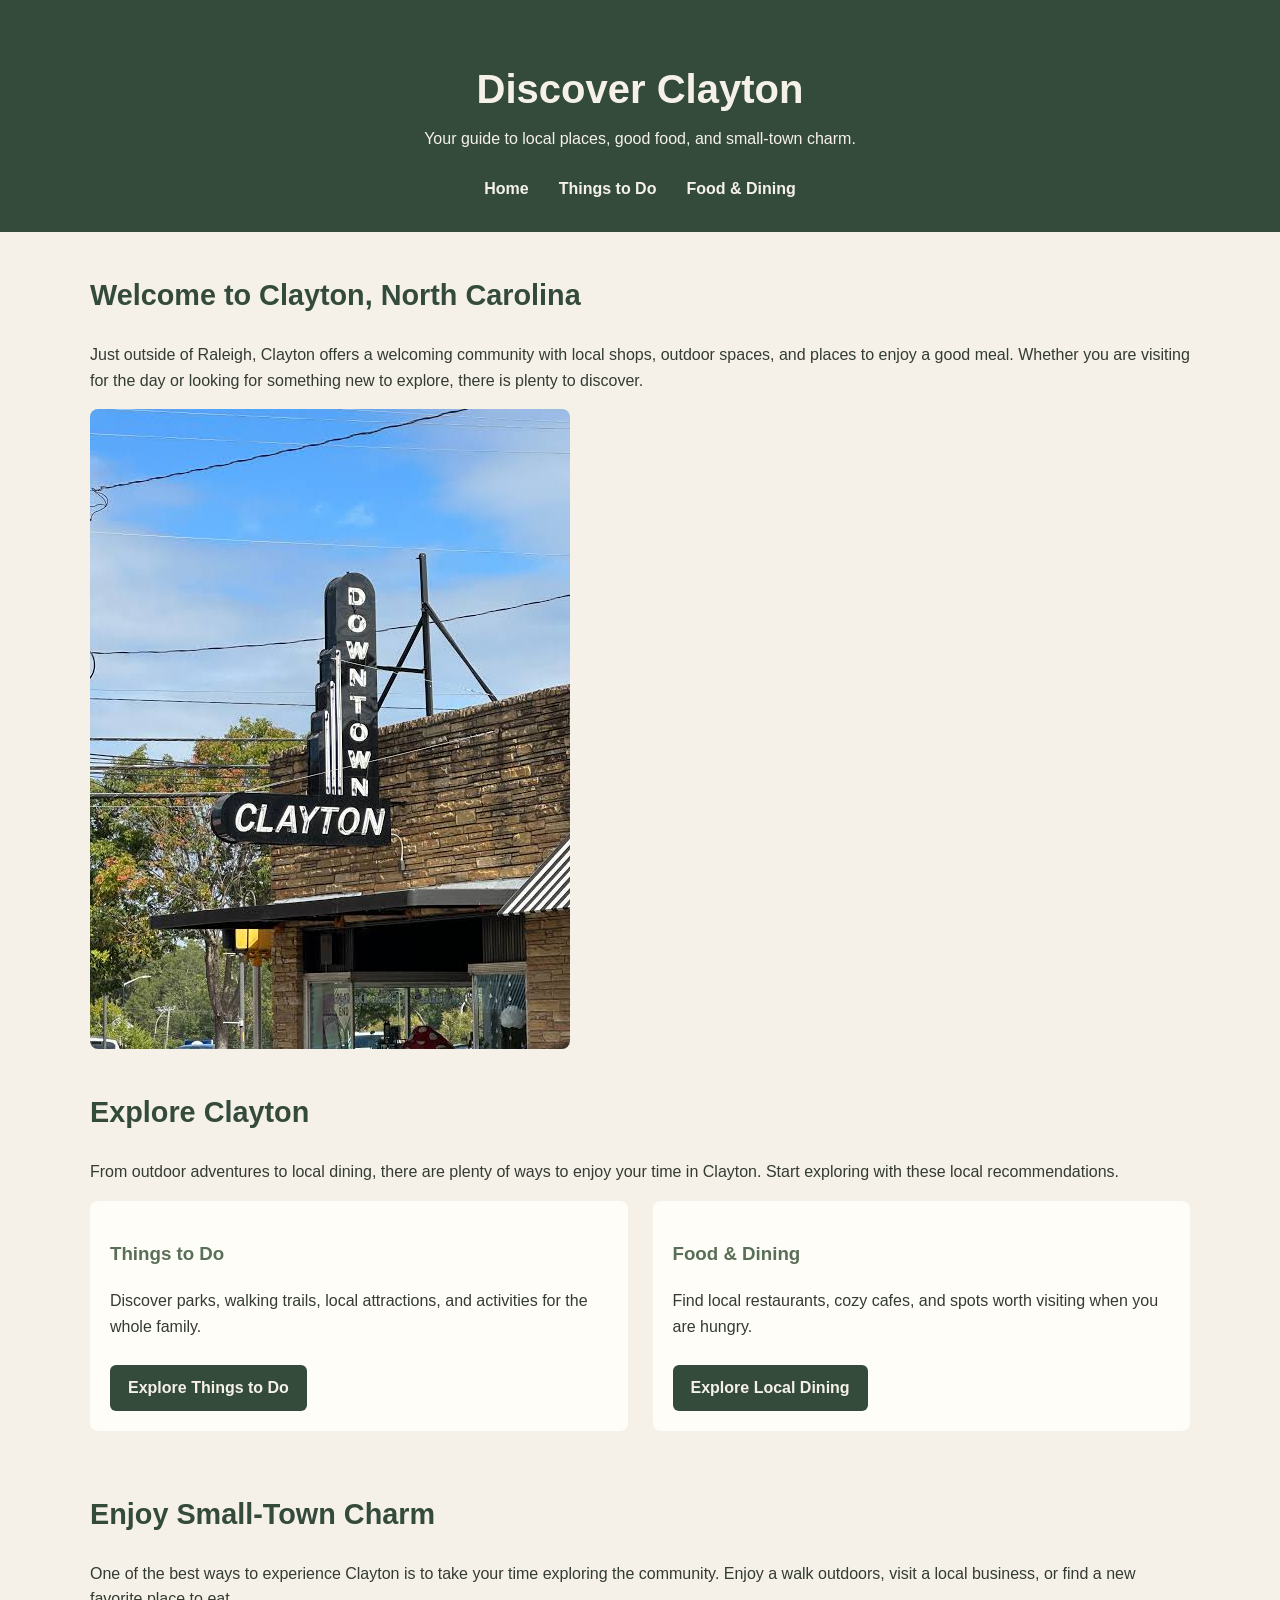
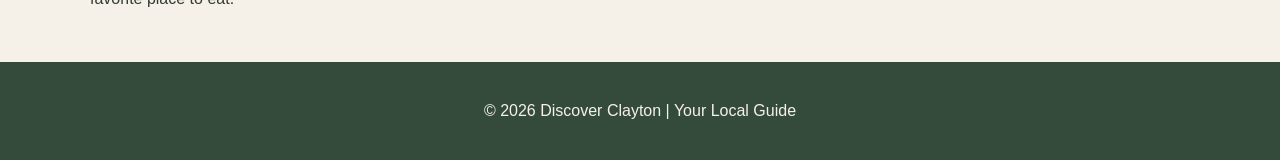
<file: index.html>
<!DOCTYPE html>
<html lang="en">

<head>
    <meta charset="UTF-8">
    <meta name="viewport" content="width=device-width, initial-scale=1.0">
    <title>Discover Clayton | Your Local Guide</title>
    <link rel="stylesheet" href="css/style.css">
</head>

<body>

    <header>
        <h1>Discover Clayton</h1>
        <p>Your guide to local places, good food, and small-town charm.</p>

        <nav>
            <ul>
                <li><a href="index.html">Home</a></li>
                <li><a href="things-to-do.html">Things to Do</a></li>
                <li><a href="dining.html">Food & Dining</a></li>
            </ul>
        </nav>
    </header>

    <main>

        <section>
            <h2>Welcome to Clayton, North Carolina</h2>

            <p>
                Just outside of Raleigh, Clayton offers a welcoming
                community with local shops, outdoor spaces, and places
                to enjoy a good meal. Whether you are visiting for the
                day or looking for something new to explore, there is
                plenty to discover.
            </p>

            <img src="images/downtown-clayton-image.jpg"
                 alt="Downtown Clayton, North Carolina">
        </section>

        <section>
            <h2>Explore Clayton</h2>

            <p>
                From outdoor adventures to local dining, there are
                plenty of ways to enjoy your time in Clayton.
                Start exploring with these local recommendations.
            </p>

            <div class="feature-container">

                <article>
                    <h3>Things to Do</h3>

                    <p>
                        Discover parks, walking trails, local attractions,
                        and activities for the whole family.
                    </p>

                    <a href="things-to-do.html">Explore Things to Do</a>
                </article>

                <article>
                    <h3>Food & Dining</h3>

                    <p>
                        Find local restaurants, cozy cafes, and spots
                        worth visiting when you are hungry.
                    </p>

                    <a href="dining.html">Explore Local Dining</a>
                </article>

            </div>
        </section>

        <section>
            <h2>Enjoy Small-Town Charm</h2>

            <p>
                One of the best ways to experience Clayton is to take
                your time exploring the community. Enjoy a walk outdoors,
                visit a local business, or find a new favorite place
                to eat.
            </p>
        </section>

    </main>

    <footer>
        <p>&copy; 2026 Discover Clayton | Your Local Guide</p>
    </footer>

</body>
</html>
</file>
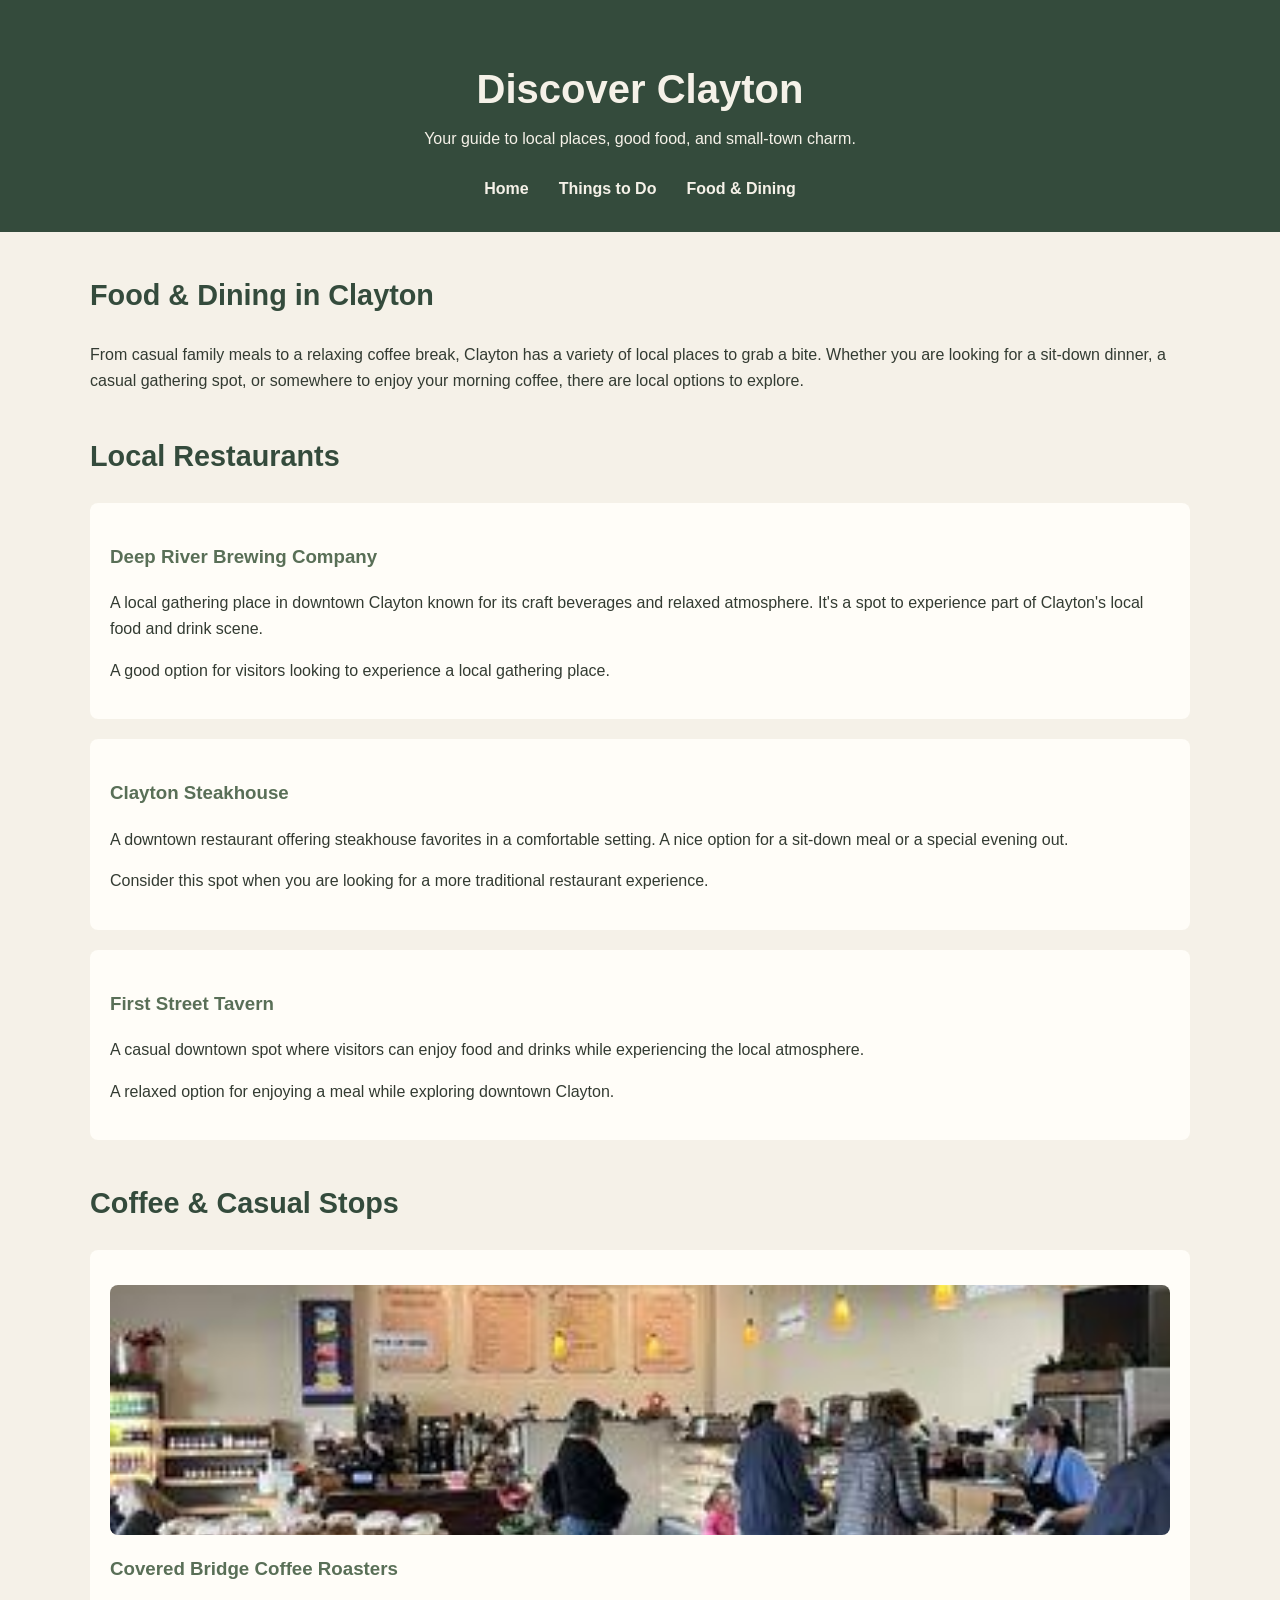
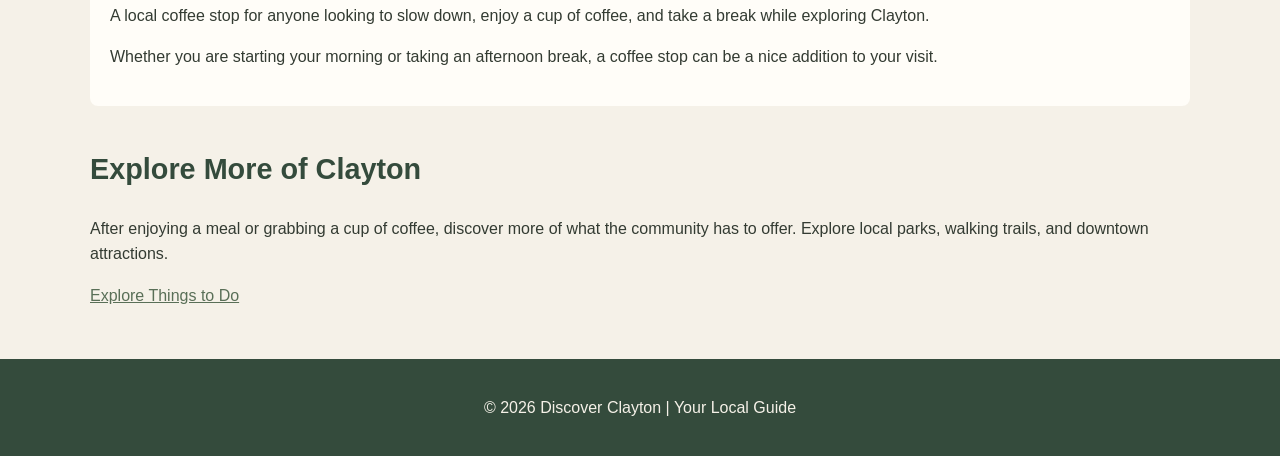
<file: dining.html>
<!DOCTYPE html>
<html lang="en">

<head>
    <meta charset="UTF-8">
    <meta name="viewport" content="width=device-width, initial-scale=1.0">
    <title>Food & Dining | Discover Clayton</title>
    <link rel="stylesheet" href="css/style.css">
</head>

<body>

    <header>
        <h1>Discover Clayton</h1>
        <p>Your guide to local places, good food, and small-town charm.</p>

        <nav>
            <ul>
                <li><a href="index.html">Home</a></li>
                <li><a href="things-to-do.html">Things to Do</a></li>
                <li><a href="dining.html">Food & Dining</a></li>
            </ul>
        </nav>
    </header>

    <main>

        <section>
            <h2>Food & Dining in Clayton</h2>

            <p>
                From casual family meals to a relaxing coffee break,
                Clayton has a variety of local places to grab a bite.
                Whether you are looking for a sit-down dinner,
                a casual gathering spot, or somewhere to enjoy
                your morning coffee, there are local options to explore.
            </p>
        </section>

        <section>
            <h2>Local Restaurants</h2>

            <article>
                <h3>Deep River Brewing Company</h3>

                <p>
                    A local gathering place in downtown Clayton known
                    for its craft beverages and relaxed atmosphere.
                    It's a spot to experience part of Clayton's
                    local food and drink scene.
                </p>

                <p>
                    A good option for visitors looking to experience
                    a local gathering place.
                </p>
            </article>

            <article>
                <h3>Clayton Steakhouse</h3>

                <p>
                    A downtown restaurant offering steakhouse favorites
                    in a comfortable setting. A nice option for a
                    sit-down meal or a special evening out.
                </p>

                <p>
                    Consider this spot when you are looking for
                    a more traditional restaurant experience.
                </p>
            </article>

            <article>
                <h3>First Street Tavern</h3>

                <p>
                    A casual downtown spot where visitors can enjoy
                    food and drinks while experiencing the local
                    atmosphere.
                </p>

                <p>
                    A relaxed option for enjoying a meal while
                    exploring downtown Clayton.
                </p>
            </article>

        </section>

        <section>
            <h2>Coffee & Casual Stops</h2>

            <article>
                <img src="images/clayton-coffee-image.jpg"
                     alt="Coffee shop in Clayton, North Carolina">

                <h3>Covered Bridge Coffee Roasters</h3>

                <p>
                    A local coffee stop for anyone looking to slow down,
                    enjoy a cup of coffee, and take a break while
                    exploring Clayton.
                </p>

                <p>
                    Whether you are starting your morning or taking
                    an afternoon break, a coffee stop can be a nice
                    addition to your visit.
                </p>
            </article>

        </section>

        <section>
            <h2>Explore More of Clayton</h2>

            <p>
                After enjoying a meal or grabbing a cup of coffee,
                discover more of what the community has to offer.
                Explore local parks, walking trails, and downtown
                attractions.
            </p>

            <a href="things-to-do.html">Explore Things to Do</a>
        </section>

    </main>

    <footer>
        <p>&copy; 2026 Discover Clayton | Your Local Guide</p>
    </footer>

</body>
</html>
</file>
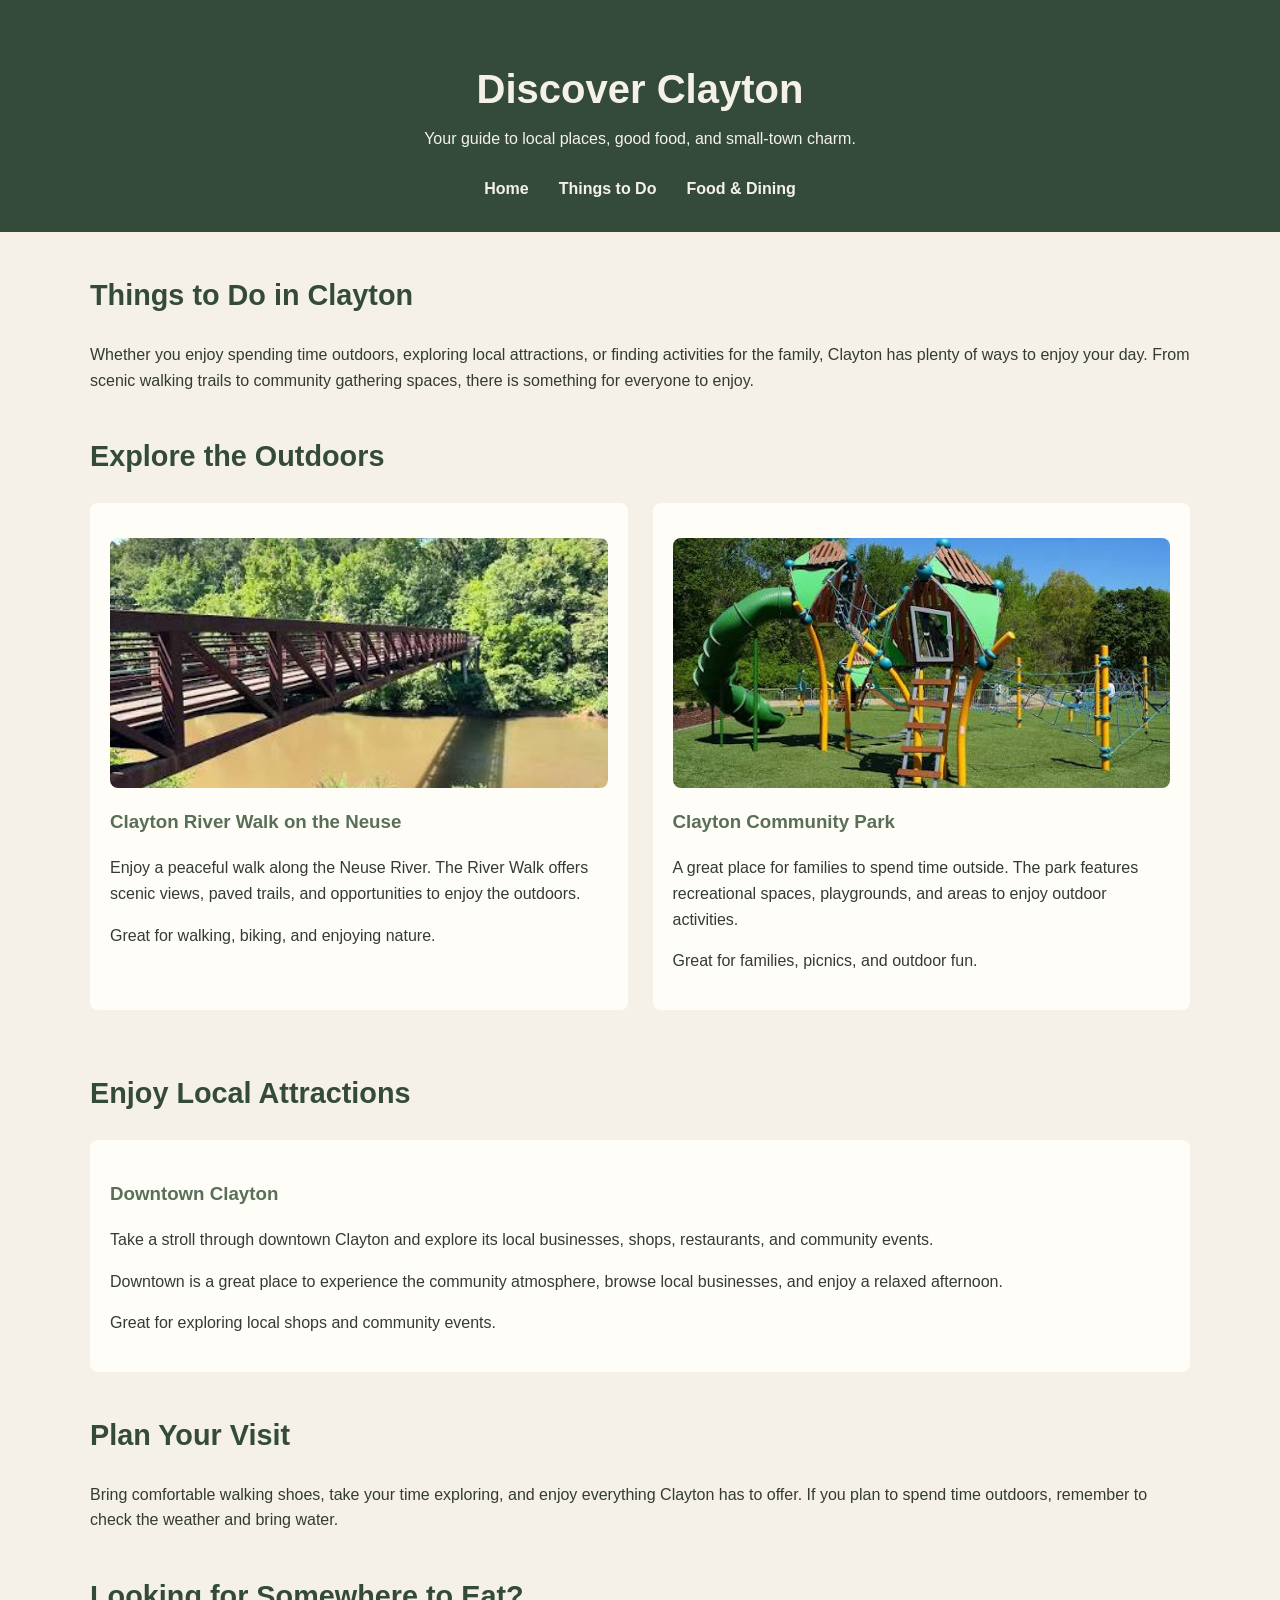
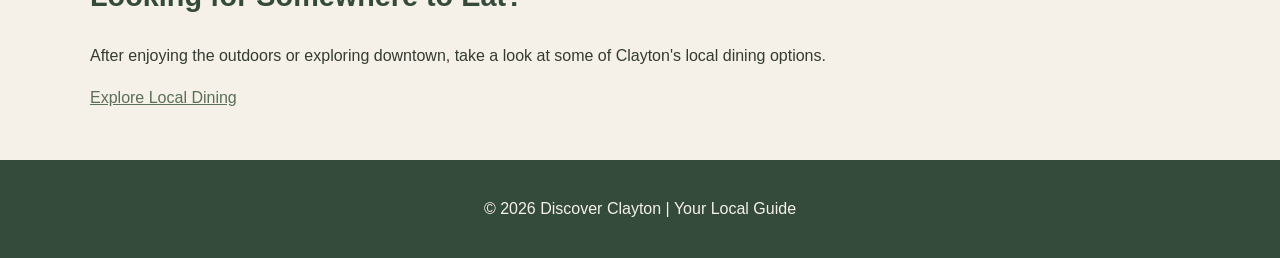
<file: things-to-do.html>
<!DOCTYPE html>
<html lang="en">

<head>
    <meta charset="UTF-8">
    <meta name="viewport" content="width=device-width, initial-scale=1.0">
    <title>Things to Do | Discover Clayton</title>
    <link rel="stylesheet" href="css/style.css">
</head>

<body>

    <header>
        <h1>Discover Clayton</h1>
        <p>Your guide to local places, good food, and small-town charm.</p>

        <nav>
            <ul>
                <li><a href="index.html">Home</a></li>
                <li><a href="things-to-do.html">Things to Do</a></li>
                <li><a href="dining.html">Food & Dining</a></li>
            </ul>
        </nav>
    </header>

    <main>

        <section>
            <h2>Things to Do in Clayton</h2>

            <p>
                Whether you enjoy spending time outdoors, exploring
                local attractions, or finding activities for the family,
                Clayton has plenty of ways to enjoy your day.
                From scenic walking trails to community gathering spaces,
                there is something for everyone to enjoy.
            </p>
        </section>

        <section>
            <h2>Explore the Outdoors</h2>

            <div class="feature-container">

                <article>
                    <img src="images/neuse-river-image.jpg"
                         alt="Scenic view of the Neuse River">

                    <h3>Clayton River Walk on the Neuse</h3>

                    <p>
                        Enjoy a peaceful walk along the Neuse River.
                        The River Walk offers scenic views, paved trails,
                        and opportunities to enjoy the outdoors.
                    </p>

                    <p>
                        Great for walking, biking, and enjoying nature.
                    </p>
                </article>

                <article>
                    <img src="images/community-park-image.jpg"
                         alt="Outdoor recreation area at Clayton Community Park">

                    <h3>Clayton Community Park</h3>

                    <p>
                        A great place for families to spend time outside.
                        The park features recreational spaces, playgrounds,
                        and areas to enjoy outdoor activities.
                    </p>

                    <p>
                        Great for families, picnics, and outdoor fun.
                    </p>
                </article>

            </div>
        </section>

        <section>
            <h2>Enjoy Local Attractions</h2>

            <article>
                <h3>Downtown Clayton</h3>

                <p>
                    Take a stroll through downtown Clayton and explore
                    its local businesses, shops, restaurants, and
                    community events.
                </p>

                <p>
                    Downtown is a great place to experience the
                    community atmosphere, browse local businesses,
                    and enjoy a relaxed afternoon.
                </p>

                <p>
                    Great for exploring local shops and community events.
                </p>
            </article>

        </section>

        <section>
            <h2>Plan Your Visit</h2>

            <p>
                Bring comfortable walking shoes, take your time
                exploring, and enjoy everything Clayton has to offer.
                If you plan to spend time outdoors, remember to
                check the weather and bring water.
            </p>
        </section>

        <section>
            <h2>Looking for Somewhere to Eat?</h2>

            <p>
                After enjoying the outdoors or exploring downtown,
                take a look at some of Clayton's local dining options.
            </p>

            <a href="dining.html">Explore Local Dining</a>
        </section>

    </main>

    <footer>
        <p>&copy; 2026 Discover Clayton | Your Local Guide</p>
    </footer>

</body>
</html>
</file>
<file: css/style.css>
/* CSS Custom Properties - Chapter 10 */

:root {
    --forest-green: #344b3c;
    --cream: #f5f1e8;
    --sage: #596f57;
    --warm-brown: #8b5d3e;
    --card-background: #fffdf8;
    --dark-text: #333b32;
}

/* General Page Styling */

* {
    box-sizing: border-box;
}

html {
    scroll-behavior: smooth;
}

body {
    margin: 0;
    background-color: var(--cream);
    color: var(--dark-text);
    font-family: Arial, sans-serif;
    line-height: 1.6;
}

/* Header Styling */

header {
    background-color: var(--forest-green);
    color: var(--cream);
    text-align: center;
    padding: 30px 20px;
}

header h1 {
    font-size: 2.5rem;
    margin-bottom: 5px;
}

header p {
    margin-top: 0;
}

/* Navigation Styling */

nav ul {
    display: flex;
    justify-content: center;
    gap: 30px;
    list-style: none;
    padding: 0;
    margin: 25px 0 0;
}

nav a {
    color: var(--cream);
    text-decoration: none;
    font-weight: bold;
}

nav a:hover {
    color: #d6b58c;
}

/* Main Content Styling */

main {
    max-width: 1100px;
    width: calc(100% - 40px);
    margin: 40px auto;
}

section {
    margin-bottom: 40px;
}

h2 {
    color: var(--forest-green);
    font-size: 1.8rem;
}

h3 {
    color: var(--sage);
}

/* Article Styling */

article {
    background-color: var(--card-background);
    padding: 20px;
    margin-bottom: 20px;
    border-radius: 8px;
}

/* Link Styling */

a {
    color: var(--sage);
}

a:hover {
    color: var(--warm-brown);
}

/* Homepage Explore Button Styling */

.feature-container a {
    display: inline-block;
    background-color: var(--forest-green);
    color: var(--cream);
    text-decoration: none;
    font-weight: bold;
    padding: 10px 18px;
    border-radius: 6px;
    margin-top: 10px;
}

.feature-container a:hover {
    background-color: var(--warm-brown);
    color: #ffffff;
}

/* Image Styling */

img {
    max-width: 100%;
    height: auto;
    display: block;
    border-radius: 8px;
    margin: 15px 0;
}

article img {
    width: 100%;
    max-height: 250px;
    object-fit: cover;
}

/* Homepage Feature Layout */

.feature-container {
    display: flex;
    gap: 25px;
    justify-content: space-between;
}

.feature-container article {
    flex: 1;
}

/* Footer Styling */

footer {
    background-color: var(--forest-green);
    color: var(--cream);
    text-align: center;
    padding: 20px;
    margin-top: 50px;
}

/* Responsive Styling */

@media screen and (max-width: 600px) {

    header h1 {
        font-size: 2rem;
    }

    nav ul {
        flex-direction: column;
        gap: 10px;
    }

    main {
        width: 95%;
    }

    article {
        padding: 15px;
    }

    .feature-container {
        flex-direction: column;
    }
    
}
</file>
